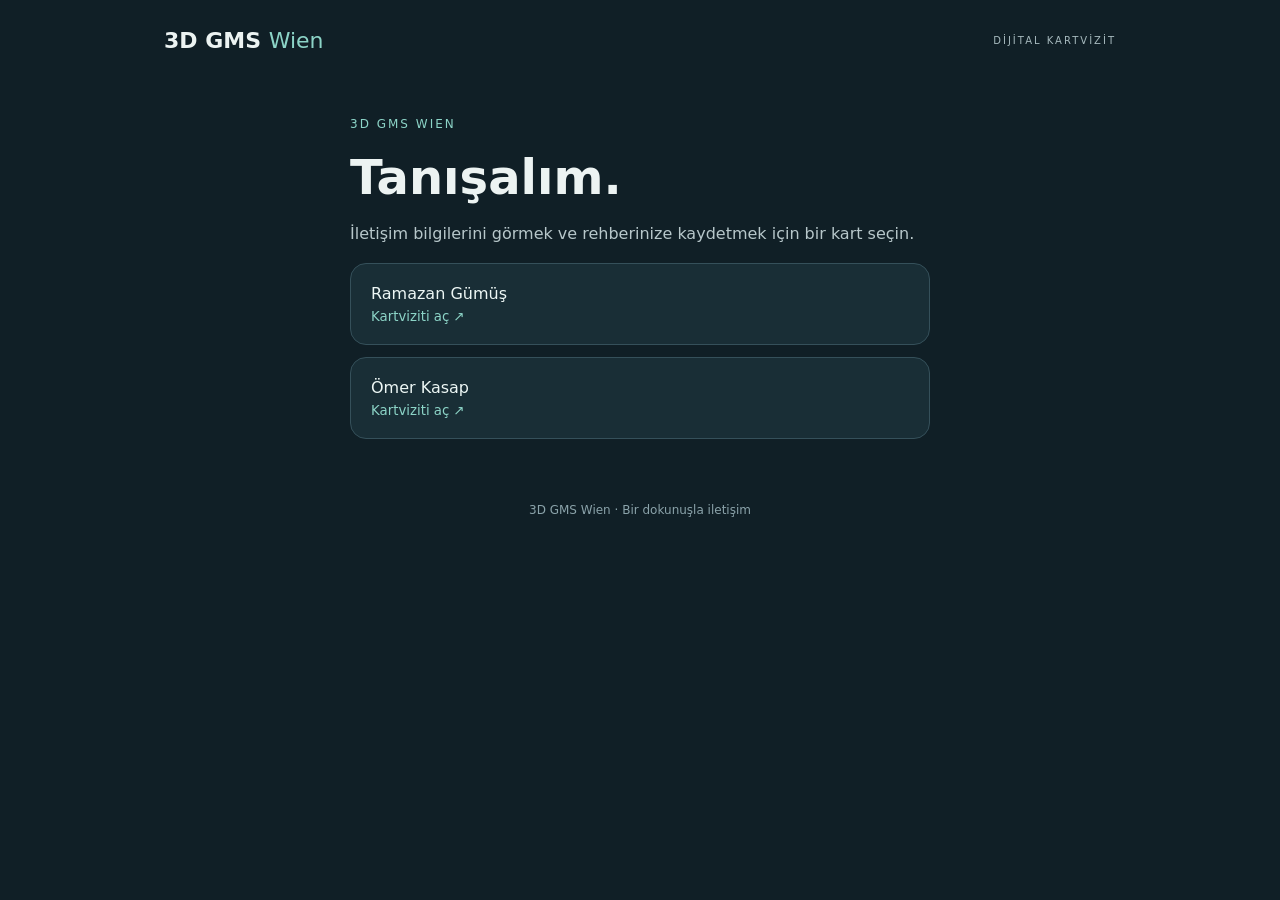
<file: index.html>
<!doctype html><html lang="tr"><meta charset="utf-8"><meta name="viewport" content="width=device-width,initial-scale=1"><meta name="theme-color" content="#101f26"><title>3D GMS Wien · Dijital Kartvizit</title><link rel="stylesheet" href="style.css"><body><header><a href="index.html">3D GMS <span>Wien</span></a><small>DİJİTAL KARTVİZİT</small></header><main id="app"></main><footer>3D GMS Wien · Bir dokunuşla iletişim</footer><script src="data.js"></script><script src="common.js"></script><script src="app.js"></script></body></html>
</file>
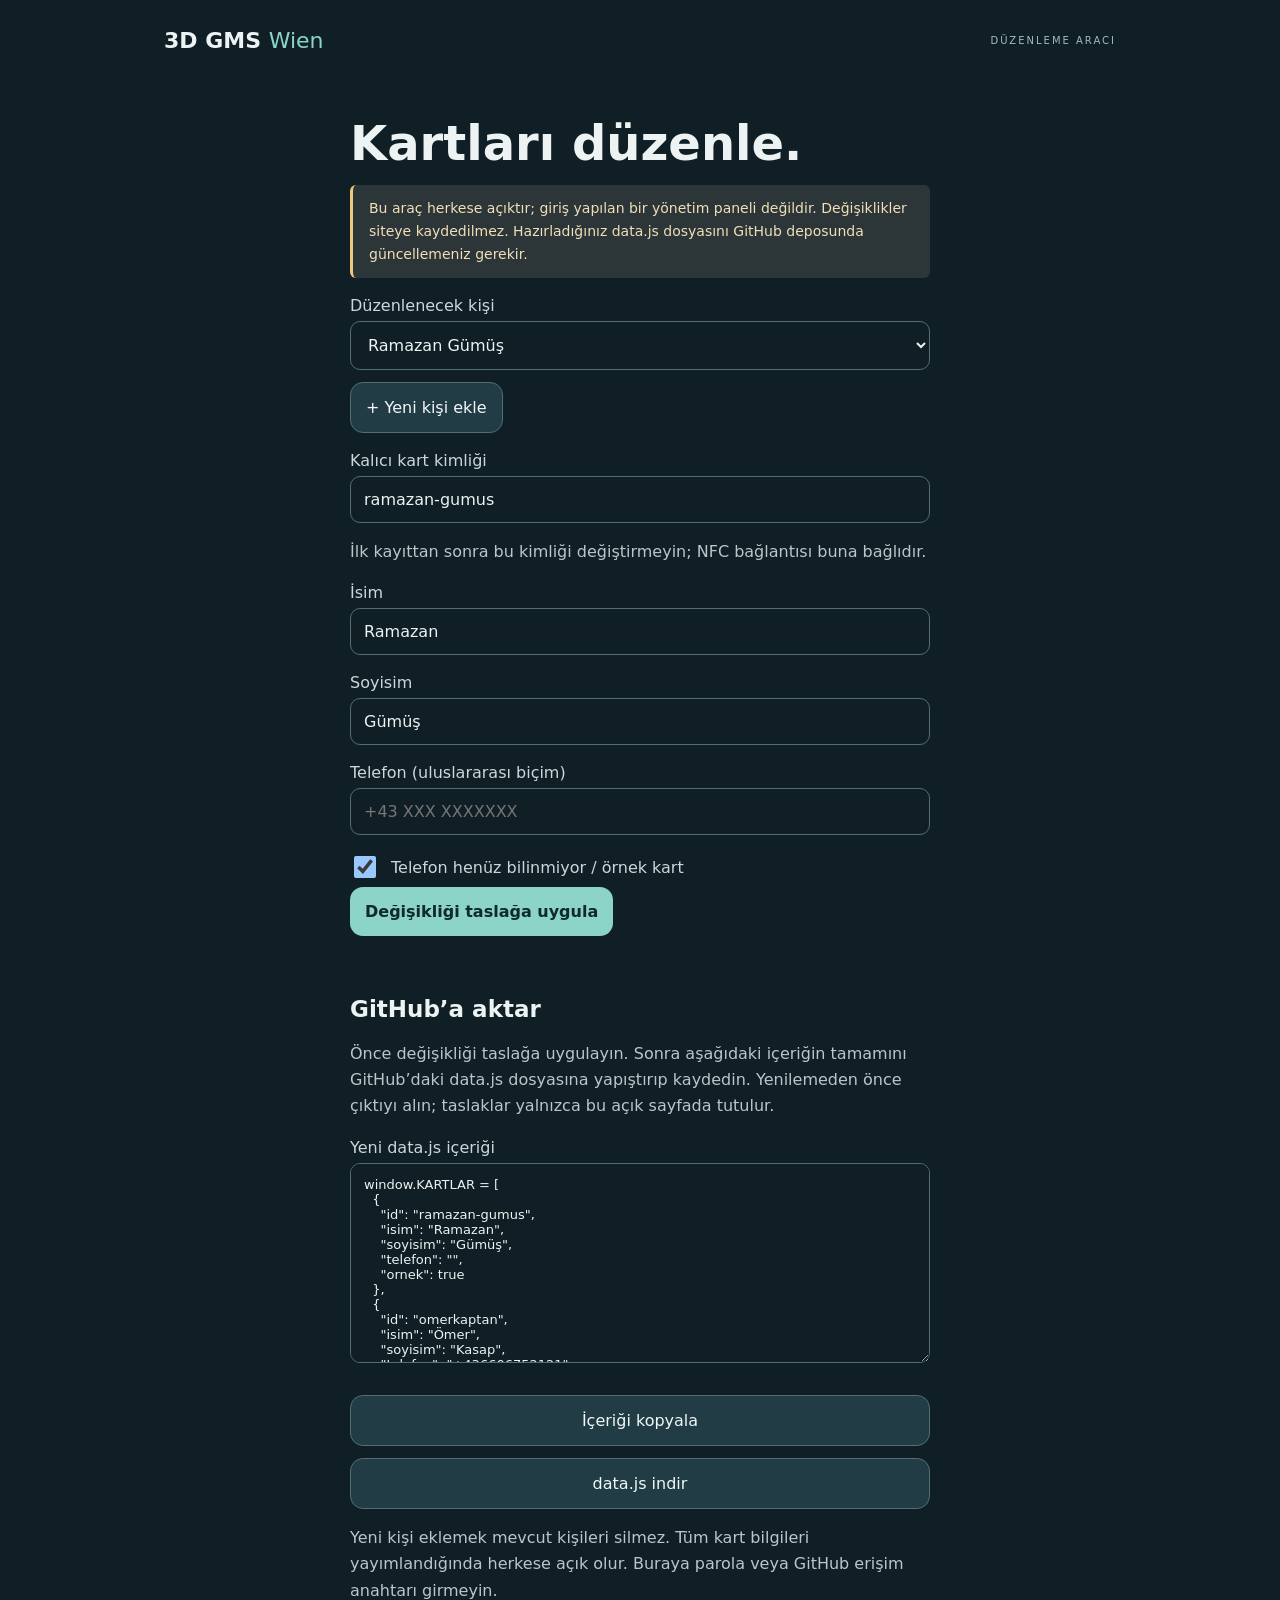
<file: duzenle.html>
<!doctype html><html lang="tr"><meta charset="utf-8"><meta name="viewport" content="width=device-width,initial-scale=1"><title>Kartları düzenle · 3D GMS Wien</title><link rel="stylesheet" href="style.css"><body><header><a href="index.html">3D GMS <span>Wien</span></a><small>DÜZENLEME ARACI</small></header><main><h1>Kartları düzenle.</h1><p class="notice">Bu araç herkese açıktır; giriş yapılan bir yönetim paneli değildir. Değişiklikler siteye kaydedilmez. Hazırladığınız data.js dosyasını GitHub deposunda güncellemeniz gerekir.</p><label for="people">Düzenlenecek kişi</label><select id="people"></select><button id="new" style="margin-top:12px">+ Yeni kişi ekle</button><form id="form"><label for="id">Kalıcı kart kimliği</label><input id="id" required pattern="[a-z0-9]+(-[a-z0-9]+)*" placeholder="ornek-kisi"><p>İlk kayıttan sonra bu kimliği değiştirmeyin; NFC bağlantısı buna bağlıdır.</p><label for="first">İsim</label><input id="first" required maxlength="80"><label for="last">Soyisim</label><input id="last" required maxlength="80"><label for="phone">Telefon (uluslararası biçim)</label><input id="phone" type="tel" placeholder="+43 XXX XXXXXXX"><label class="check"><input type="checkbox" id="example">Telefon henüz bilinmiyor / örnek kart</label><button class="primary" type="submit">Değişikliği taslağa uygula</button></form><p id="status" role="status"></p><h2>GitHub’a aktar</h2><p>Önce değişikliği taslağa uygulayın. Sonra aşağıdaki içeriğin tamamını GitHub’daki data.js dosyasına yapıştırıp kaydedin. Yenilemeden önce çıktıyı alın; taslaklar yalnızca bu açık sayfada tutulur.</p><label for="output">Yeni data.js içeriği</label><textarea id="output" readonly spellcheck="false"></textarea><div class="actions"><button id="copy">İçeriği kopyala</button><button id="download">data.js indir</button></div><p>Yeni kişi eklemek mevcut kişileri silmez. Tüm kart bilgileri yayımlandığında herkese açık olur. Buraya parola veya GitHub erişim anahtarı girmeyin.</p></main><script src="data.js"></script><script src="common.js"></script><script src="editor.js"></script></body></html>
</file>
<file: style.css>
:root{font-family:system-ui,-apple-system,sans-serif;color:#ecf3f2;background:#101f26;color-scheme:dark}*{box-sizing:border-box}body{margin:0}header{max-width:1000px;margin:auto;padding:28px 24px;display:flex;align-items:center;justify-content:space-between;gap:20px}header small{font-size:10px;letter-spacing:2px;color:#a6b9bd}header a{font-weight:800;font-size:22px;color:inherit;text-decoration:none}header span{font-weight:400;color:#8cd4c7}main{max-width:620px;margin:36px auto;padding:0 20px}h1{font-size:clamp(32px,8vw,48px);line-height:1.12;overflow-wrap:anywhere;margin:20px 0 12px}h2{font-size:23px}p{line-height:1.65;color:#b7c7ca;overflow-wrap:anywhere}.eyebrow{color:#8cd4c7;font-size:12px;letter-spacing:2px}.card{background:#192e36;border:1px solid #35505a;border-radius:26px;padding:32px;margin:20px 0}.avatar{width:76px;height:76px;background:#8cd4c7;color:#13272c;display:grid;place-items:center;font-size:27px;font-weight:700;border-radius:24px}.actions{display:grid;gap:12px;margin-top:28px}button,.button{font:inherit;display:block;text-align:center;border:1px solid #526d75;border-radius:13px;background:#223c46;color:#f0f7f6;padding:15px;text-decoration:none;cursor:pointer;min-height:48px}.primary{background:#8cd4c7;color:#102a2c;border:0;font-weight:700}button:focus-visible,a:focus-visible,input:focus-visible,textarea:focus-visible,select:focus-visible{outline:3px solid #edc878;outline-offset:4px}.notice{border-left:3px solid #edc878;padding:12px 16px;background:#2c3537;color:#f0dfb9;border-radius:6px;font-size:14px}.person{display:block;margin:12px 0;padding:20px;background:#192e36;color:#edf7f5;text-decoration:none;border-radius:16px;border:1px solid #35505a}.person small{display:block;color:#8cd4c7;margin-top:6px}footer{text-align:center;font-size:12px;color:#8ba3aa;padding:28px}label{display:block;margin:18px 0 6px;color:#c9d8da}input,select,textarea{width:100%;padding:13px;border:1px solid #526d75;border-radius:10px;background:#101f26;color:inherit;font:inherit}textarea{min-height:200px;font-size:13px}label.check{display:flex;gap:12px;align-items:center}input[type=checkbox]{width:22px;height:22px}#status{min-height:24px;color:#8cd4c7}a{color:#8cd4c7}@media(max-width:440px){header{padding:22px 20px}header small{max-width:100px;line-height:1.6}main{margin-top:20px}.card{padding:25px}}
</file>
